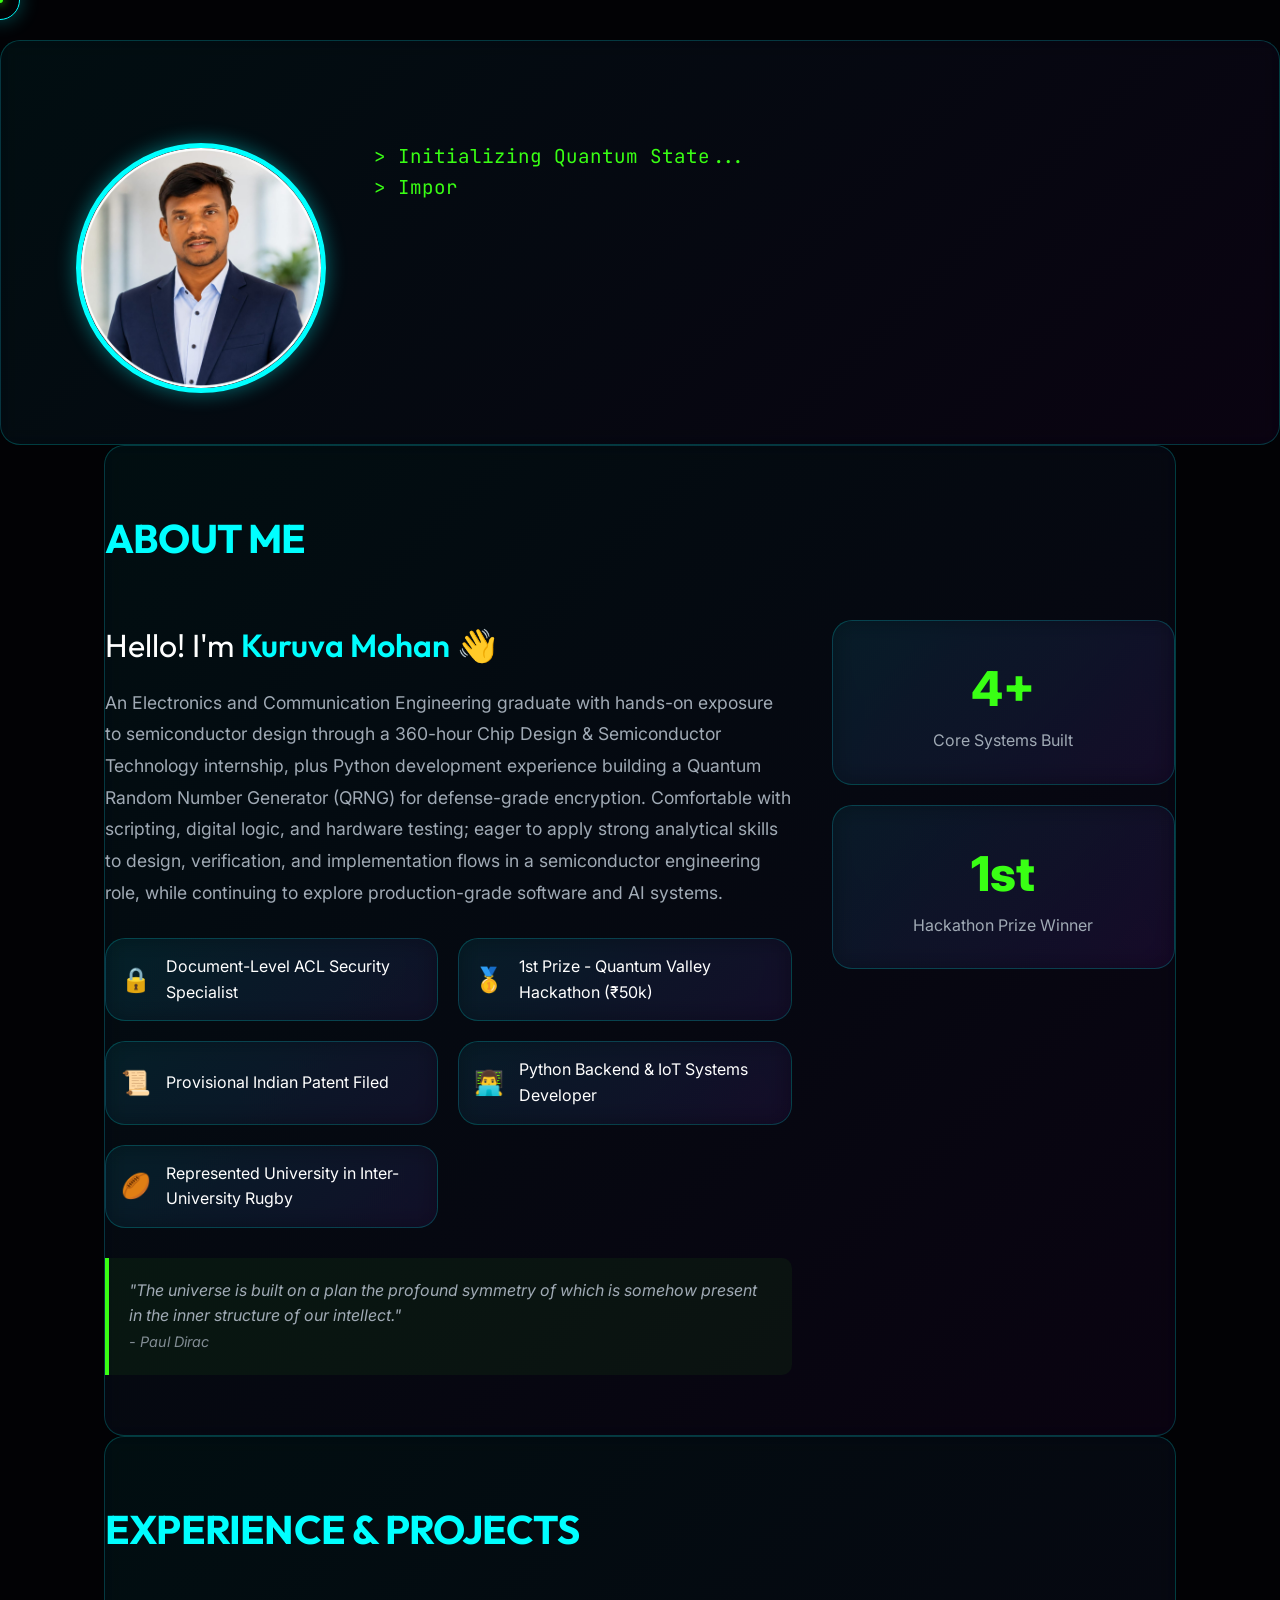
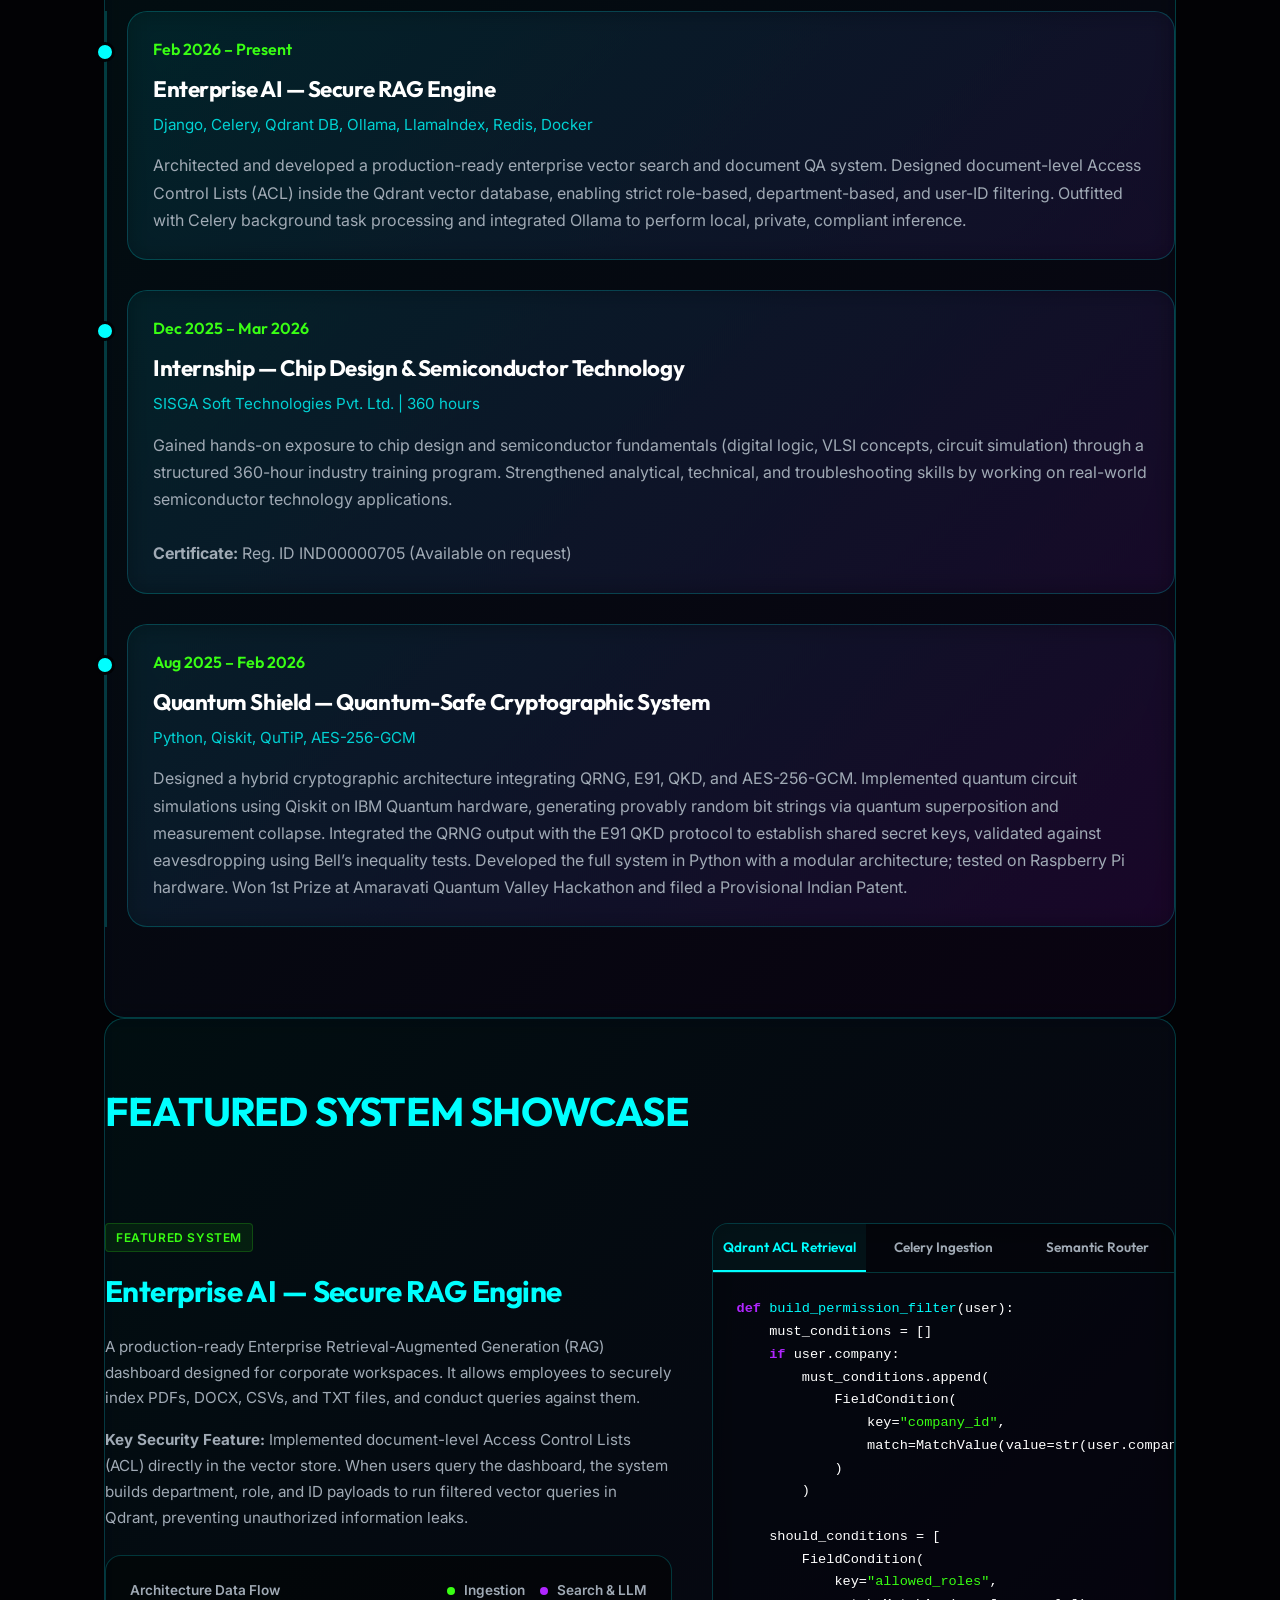
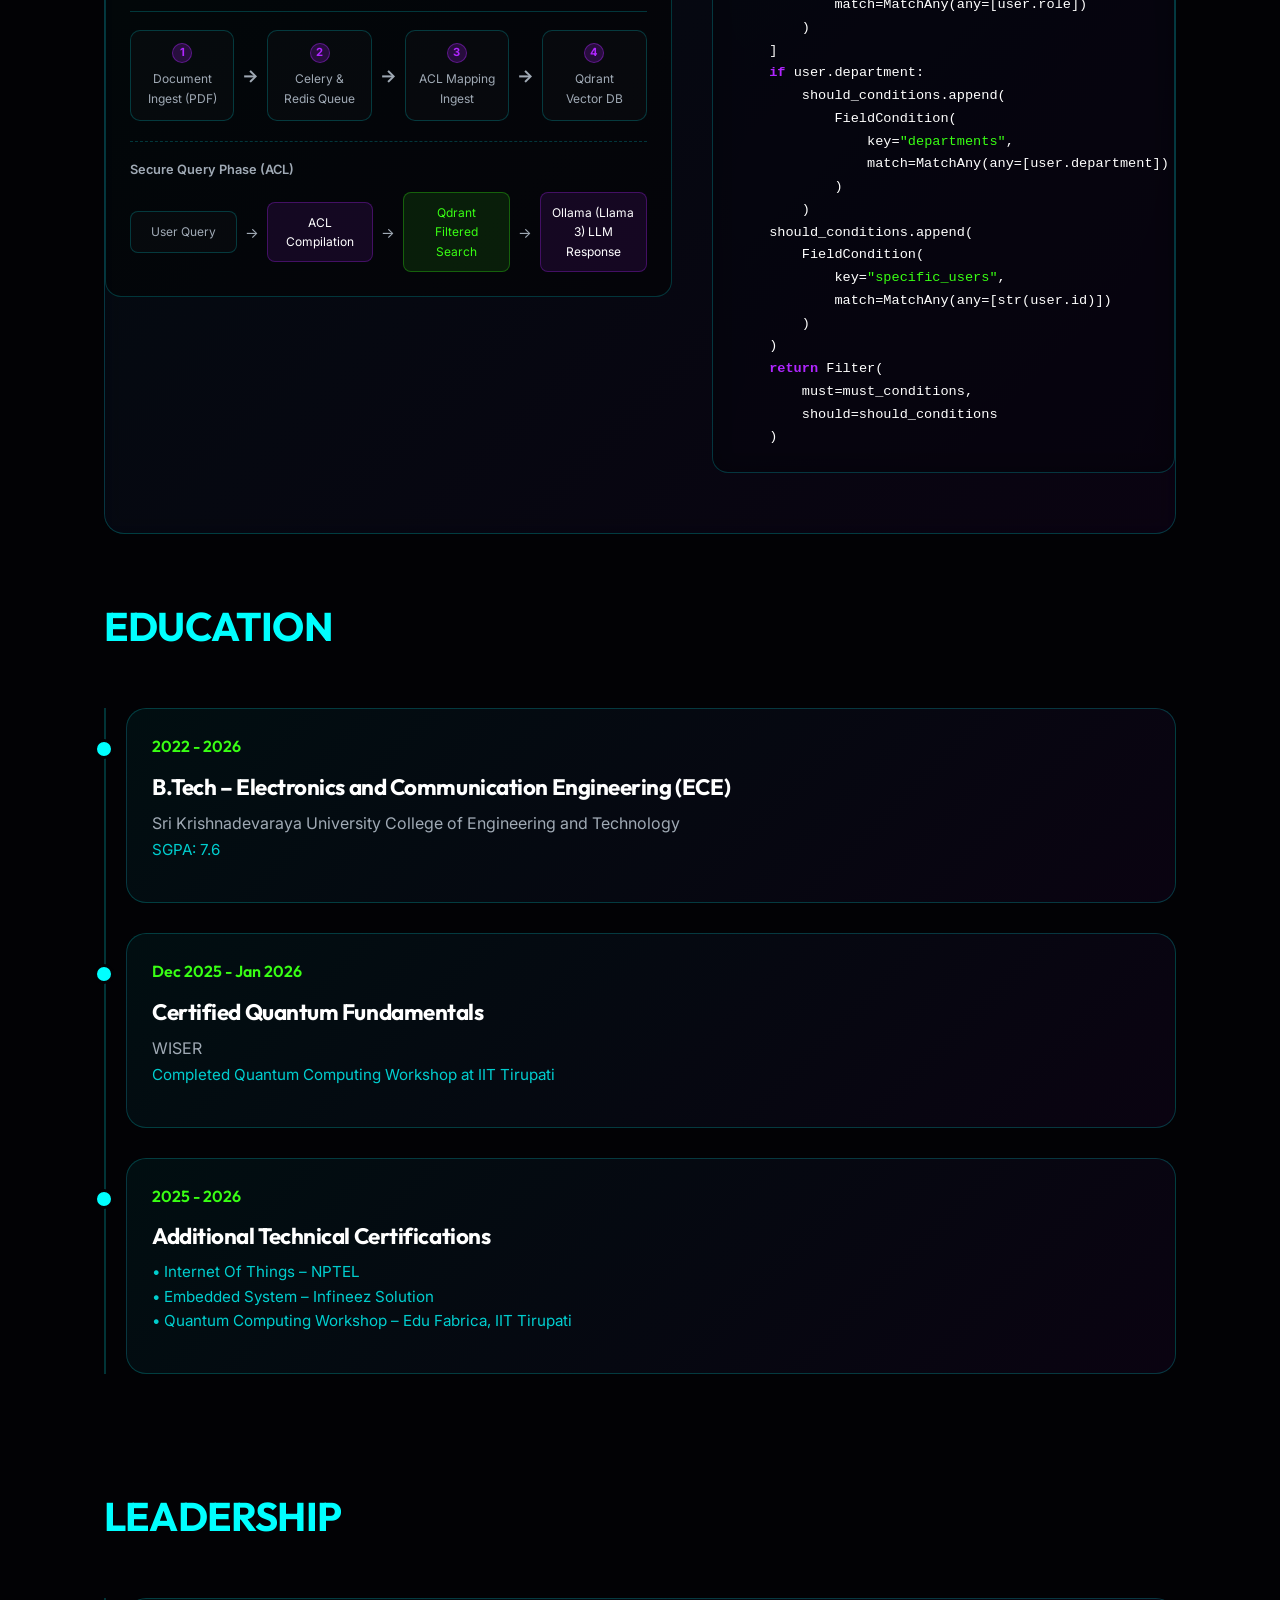
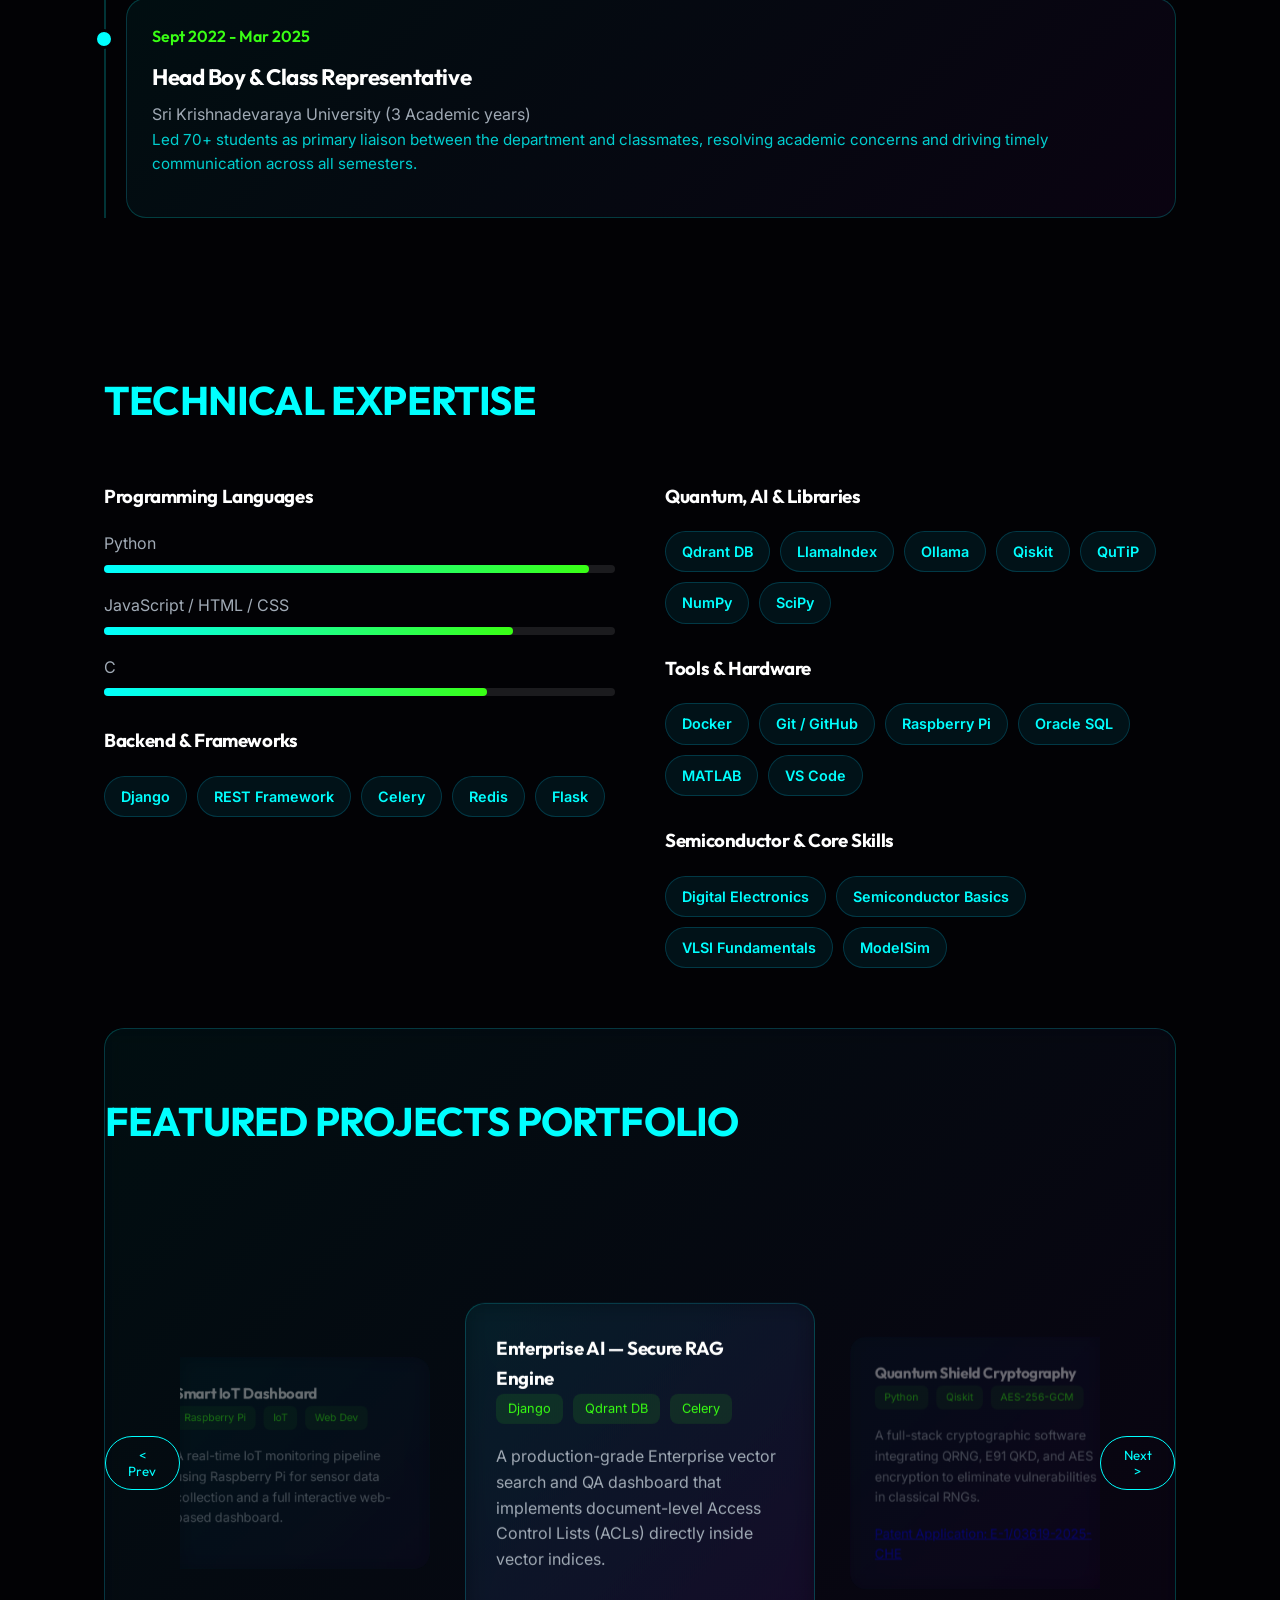
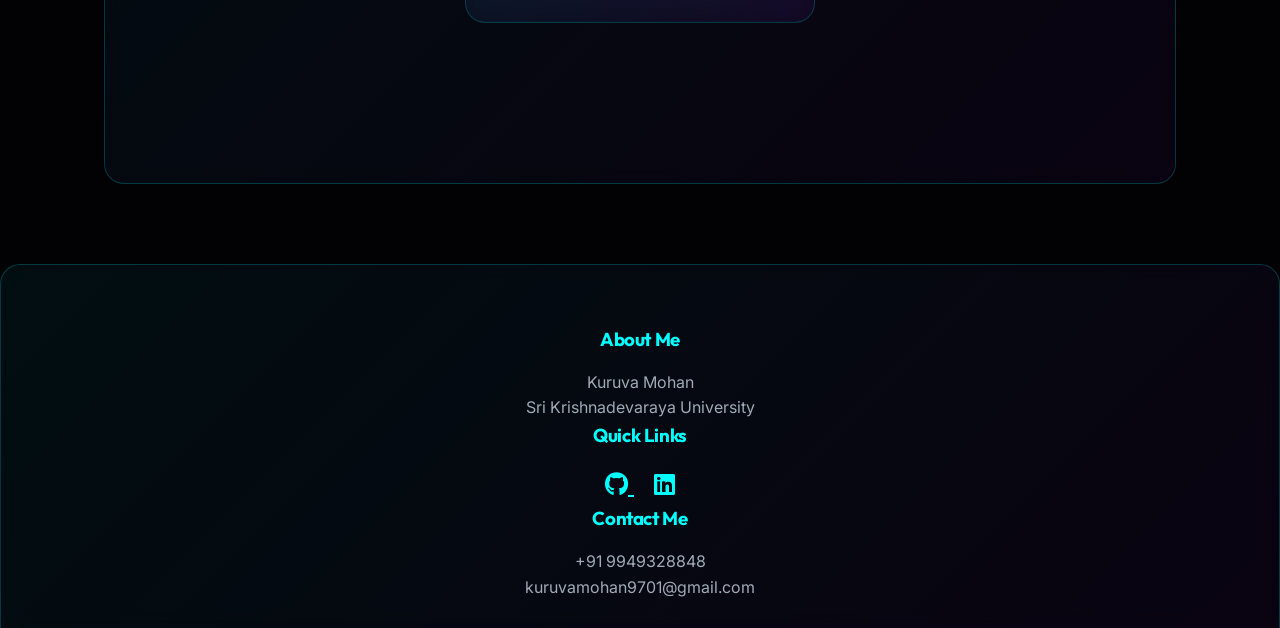
<file: index.html>
<!DOCTYPE html>
<html lang="en" data-theme="dark">

<head>
    <meta charset="UTF-8">
    <meta name="viewport" content="width=device-width, initial-scale=1.0">
    <meta name="description" content="Kuruva Mohan - Software Developer, AI Systems & Quantum Computing Enthusiast.">
    <title>Kuruva Mohan | Software Developer</title>

    <link rel="stylesheet" href="style.css?v=2">
    <link rel="stylesheet" href="https://cdnjs.cloudflare.com/ajax/libs/font-awesome/6.0.0/css/all.min.css">
    <link rel="preconnect" href="https://fonts.googleapis.com">
    <link rel="preconnect" href="https://fonts.gstatic.com" crossorigin>
    <link href="https://fonts.googleapis.com/css2?family=Inter:wght@400;500;600&family=Outfit:wght@600;700;800&family=JetBrains+Mono&display=swap" rel="stylesheet">
</head>

<body>
    <div id="custom-cursor"></div>
    <div id="cursor-glow"></div>
    <div class="theme-switch">
        <button id="theme-toggle" class="theme-toggle-btn" aria-label="Toggle theme">
            <i class="fas fa-sun"></i>
            <i class="fas fa-moon"></i>
        </button>
    </div>

    <!-- Quantum Canvas Background -->
    <canvas id="quantum-canvas"></canvas>

    <header class="header glass-effect">
        <div class="profile-container">
            <!-- Profile Image -->
            <img id="img1" src="profile.jpg" alt="Kuruva Mohan Profile Picture" style="width: 250px; height: 250px; border-radius: 50%; object-fit: cover; border: 5px solid var(--accent-blue); box-shadow: var(--quantum-glow); background-color: var(--bg-card);">
            <div class="header-content">
                <div id="terminal-container" class="terminal-text" style="min-height: 80px; margin-bottom: 20px; font-family: var(--font-mono); color: var(--accent-green); font-size: 1.2rem;">
                </div>
                <h1 class="gradient-text glitch-hover" data-text="Kuruva Mohan" id="hero-name" style="opacity: 0; transform: translateY(20px); transition: all 0.5s ease;">Kuruva Mohan</h1>
                <h3 class="subtitle glitch-hover" data-text="Software Developer & Python Developer" id="hero-subtitle" style="opacity: 0; transform: translateY(20px); transition: all 0.5s ease 0.2s;">Software Developer & Python Developer</h3>
                <div class="highlights" id="hero-highlights" style="opacity: 0; transform: translateY(20px); transition: all 0.5s ease 0.4s;">
                    <span class="highlight-badge glow float-1">Python</span>
                    <span class="highlight-badge glow float-2">AI & RAG Systems</span>
                    <span class="highlight-badge glow float-3">Quantum Computing</span>
                    <span class="highlight-badge glow float-4">B.Tech ECE</span>
                </div>
            </div>
        </div>
    </header>

    <main class="main-content">
        <div class="container">
            <!-- About Me Section -->
            <section class="section about-section glass-effect float-element">
                <h2 class="section-title glitch-hover" data-text="ABOUT ME">ABOUT ME</h2>
                <div class="about-grid">
                    <div class="about-text">
                        <p class="about-intro">Hello! I'm <span class="highlight-text">Kuruva Mohan</span> 👋</p>
                        <p class="about-description">
                            An Electronics and Communication Engineering graduate with hands-on exposure to semiconductor design through a 360-hour Chip Design & Semiconductor Technology internship, plus Python development experience building a Quantum Random Number Generator (QRNG) for defense-grade encryption. Comfortable with scripting, digital logic, and hardware testing; eager to apply strong analytical skills to design, verification, and implementation flows in a semiconductor engineering role, while continuing to explore production-grade software and AI systems.
                        </p>
                        <div class="about-highlights">
                            <div class="highlight-item">
                                <span class="highlight-icon">🔒</span>
                                <span class="highlight-info">Document-Level ACL Security Specialist</span>
                            </div>
                            <div class="highlight-item">
                                <span class="highlight-icon">🥇</span>
                                <span class="highlight-info">1st Prize - Quantum Valley Hackathon (₹50k)</span>
                            </div>
                            <div class="highlight-item">
                                <span class="highlight-icon">📜</span>
                                <span class="highlight-info">Provisional Indian Patent Filed</span>
                            </div>
                            <div class="highlight-item">
                                <span class="highlight-icon">👨‍💻</span>
                                <span class="highlight-info">Python Backend & IoT Systems Developer</span>
                            </div>
                            <div class="highlight-item">
                                <span class="highlight-icon">🏉</span>
                                <span class="highlight-info">Represented University in Inter-University Rugby</span>
                            </div>
                        </div>
                        <div class="about-quote">
                            "Bridging Electronics, Quantum Protocols & Secure AI Engineering."
                        </div>
                    </div>
                    <div class="about-stats">
                        <div class="stat-card">
                            <span class="stat-number">4+</span>
                            <span class="stat-label">Core Systems Built</span>
                        </div>
                        <div class="stat-card">
                            <span class="stat-number">1st</span>
                            <span class="stat-label">Hackathon Prize Winner</span>
                        </div>
                    </div>
                </div>
            </section>

            <!-- Project Timeline Section -->
            <section class="section experience-section glass-effect float-element">
                <h2 class="section-title glitch-hover" data-text="EXPERIENCE & PROJECTS">EXPERIENCE & PROJECTS</h2>
                <div class="experience-timeline">
                    <div class="experience-card">
                        <div class="exp-year">Feb 2026 – Present</div>
                        <h3>Enterprise AI — Secure RAG Engine</h3>
                        <div class="exp-session">Django, Celery, Qdrant DB, Ollama, LlamaIndex, Redis, Docker</div>
                        <div class="exp-description">
                            Architected and developed a production-ready enterprise vector search and document QA system. Designed document-level Access Control Lists (ACL) inside the Qdrant vector database, enabling strict role-based, department-based, and user-ID filtering. Outfitted with Celery background task processing and integrated Ollama to perform local, private, compliant inference.
                        </div>
                    </div>
                    <div class="experience-card">
                        <div class="exp-year">Dec 2025 – Mar 2026</div>
                        <h3>Internship — Chip Design & Semiconductor Technology</h3>
                        <div class="exp-session">SISGA Soft Technologies Pvt. Ltd. | 360 hours</div>
                        <div class="exp-description">
                            Gained hands-on exposure to chip design and semiconductor fundamentals (digital logic, VLSI concepts, circuit simulation) through a structured 360-hour industry training program. Strengthened analytical, technical, and troubleshooting skills by working on real-world semiconductor technology applications.<br><br><strong>Certificate:</strong> Reg. ID IND00000705 (Available on request)
                        </div>
                    </div>
                    <div class="experience-card">
                        <div class="exp-year">Aug 2025 – Feb 2026</div>
                        <h3>Quantum Shield — Quantum-Safe Cryptographic System</h3>
                        <div class="exp-session">Python, Qiskit, QuTiP, AES-256-GCM</div>
                        <div class="exp-description">
                            Designed a hybrid cryptographic architecture integrating QRNG, E91, QKD, and AES-256-GCM. Implemented quantum circuit simulations using Qiskit on IBM Quantum hardware, generating provably random bit strings via quantum superposition and measurement collapse. Integrated the QRNG output with the E91 QKD protocol to establish shared secret keys, validated against eavesdropping using Bell’s inequality tests. Developed the full system in Python with a modular architecture; tested on Raspberry Pi hardware. Won 1st Prize at Amaravati Quantum Valley Hackathon and filed a Provisional Indian Patent.
                        </div>
                    </div>
                </div>
            </section>

            <!-- Featured System Showcase: RAG Visualizer & Code -->
            <section class="section glass-effect float-element" id="featured-showcase">
                <h2 class="section-title glitch-hover" data-text="FEATURED SYSTEM SHOWCASE">FEATURED SYSTEM SHOWCASE</h2>
                <div class="project-showcase-grid">
                    <div class="project-showcase-content">
                        <div class="project-featured-badge">Featured System</div>
                        <h3 class="project-title glitch-hover" data-text="Enterprise AI — Secure RAG Engine">Enterprise AI — Secure RAG Engine</h3>
                        <p class="project-description">
                            A production-ready Enterprise Retrieval-Augmented Generation (RAG) dashboard designed for corporate workspaces. It allows employees to securely index PDFs, DOCX, CSVs, and TXT files, and conduct queries against them.
                        </p>
                        <p class="project-description">
                            <strong>Key Security Feature:</strong> Implemented document-level Access Control Lists (ACL) directly in the vector store. When users query the dashboard, the system builds department, role, and ID payloads to run filtered vector queries in Qdrant, preventing unauthorized information leaks.
                        </p>

                        <!-- Architecture Visualizer Widget -->
                        <div class="architecture-explorer">
                            <div class="arch-header">
                                <span>Architecture Data Flow</span>
                                <div class="arch-legend">
                                    <span class="legend-dot green"></span> Ingestion
                                    <span class="legend-dot purple"></span> Search & LLM
                                </div>
                            </div>
                            <div class="arch-body">
                                <div class="arch-step step-1">
                                    <span class="step-num">1</span>
                                    <span class="step-txt">Document Ingest (PDF)</span>
                                </div>
                                <div class="arch-arrow">→</div>
                                <div class="arch-step step-2">
                                    <span class="step-num">2</span>
                                    <span class="step-txt">Celery & Redis Queue</span>
                                </div>
                                <div class="arch-arrow">→</div>
                                <div class="arch-step step-3">
                                    <span class="step-num">3</span>
                                    <span class="step-txt">ACL Mapping Ingest</span>
                                </div>
                                <div class="arch-arrow">→</div>
                                <div class="arch-step step-4">
                                    <span class="step-num">4</span>
                                    <span class="step-txt">Qdrant Vector DB</span>
                                </div>
                            </div>
                            <div class="arch-retrieval-flow">
                                <div class="flow-title">Secure Query Phase (ACL)</div>
                                <div class="flow-layout">
                                    <div class="flow-box">User Query</div>
                                    <div class="flow-arrow">→</div>
                                    <div class="flow-box active">ACL Compilation</div>
                                    <div class="flow-arrow">→</div>
                                    <div class="flow-box qdrant">Qdrant Filtered Search</div>
                                    <div class="flow-arrow">→</div>
                                    <div class="flow-box active">Ollama (Llama 3) LLM Response</div>
                                </div>
                            </div>
                        </div>
                    </div>

                    <!-- Interactive Code Tab Viewer -->
                    <div class="project-featured-code glass-effect">
                        <div class="code-tabs">
                            <button class="code-tab active" data-code="qdrant-filter">Qdrant ACL Retrieval</button>
                            <button class="code-tab" data-code="celery-ingest">Celery Ingestion</button>
                            <button class="code-tab" data-code="router">Semantic Router</button>
                        </div>
                        <div class="code-content-box">
                            <!-- Code snippet 1 -->
                            <pre id="code-qdrant-filter" class="code-snippet active"><code><span class="keyword">def</span> <span class="function">build_permission_filter</span>(user):
    must_conditions = []
    <span class="keyword">if</span> user.company:
        must_conditions.append(
            FieldCondition(
                key=<span class="string">"company_id"</span>,
                match=MatchValue(value=str(user.company.id))
            )
        )

    should_conditions = [
        FieldCondition(
            key=<span class="string">"allowed_roles"</span>,
            match=MatchAny(any=[user.role])
        )
    ]
    <span class="keyword">if</span> user.department:
        should_conditions.append(
            FieldCondition(
                key=<span class="string">"departments"</span>,
                match=MatchAny(any=[user.department])
            )
        )
    should_conditions.append(
        FieldCondition(
            key=<span class="string">"specific_users"</span>,
            match=MatchAny(any=[str(user.id)])
        )
    )
    <span class="keyword">return</span> Filter(
        must=must_conditions,
        should=should_conditions
    )</code></pre>
                            <!-- Code snippet 2 -->
                            <pre id="code-celery-ingest" class="code-snippet"><code><span class="comment"># Celery tasks.py for background ingestion</span>
<span class="annotation">@shared_task</span>
<span class="keyword">def</span> <span class="function">process_document</span>(document_id):
    document = Document.objects.get(id=document_id)
    document.status = <span class="string">"processing"</span>
    document.save()
    
    <span class="keyword">try</span>:
        <span class="comment"># Load file content depending on type</span>
        text_content = parse_file(document.file.path, document.document_type)
        
        <span class="comment"># Extract chunks and build local nodes using LlamaIndex</span>
        chunks = chunk_text(text_content)
        
        <span class="comment"># Push vectors to Qdrant collection with security payloads</span>
        index_chunks_in_qdrant(document, chunks)
        
        document.status = <span class="string">"indexed"</span>
        document.save()
    <span class="keyword">except</span> Exception <span class="keyword">as</span> e:
        document.status = <span class="string">"failed"</span>
        document.error_message = str(e)
        document.save()</code></pre>
                            <!-- Code snippet 3 -->
                            <pre id="code-router" class="code-snippet"><code><span class="comment"># Query Router mapping intents</span>
<span class="keyword">def</span> <span class="function">is_memory_question</span>(question):
    question = question.lower()
    memory_keywords = [
        <span class="string">"previous question"</span>,
        <span class="string">"previous message"</span>,
        <span class="string">"what did i ask"</span>,
        <span class="string">"summarize our chat"</span>,
        <span class="string">"summarize conversation"</span>,
        <span class="string">"chat summary"</span>,
    ]
    <span class="keyword">return</span> any(kw <span class="keyword">in</span> question <span class="keyword">for</span> kw <span class="keyword">in</span> memory_keywords)

<span class="keyword">def</span> <span class="function">is_greeting_or_general</span>(question):
    q = question.strip().lower().rstrip(<span class="string">"?.!"</span>)
    greetings = {<span class="string">"hi"</span>, <span class="string">"hello"</span>, <span class="string">"hey"</span>, <span class="string">"who are you"</span>, <span class="string">"help"</span>}
    <span class="keyword">if</span> q <span class="keyword">in</span> greetings: <span class="keyword">return</span> True
    <span class="keyword">return</span> False</code></pre>
                        </div>
                    </div>
                </div>
            </section>

            <!-- Education and Leadership Section -->
            <section class="section">
                <h2 class="section-title glitch-hover" data-text="EDUCATION">EDUCATION</h2>
                <div class="education-timeline">
                    <div class="education-card">
                        <div class="edu-year">2022 - 2026</div>
                        <h3>B.Tech – Electronics and Communication Engineering (ECE)</h3>
                        <p>Sri Krishnadevaraya University College of Engineering and Technology</p>
                        <div class="edu-highlights">SGPA: 7.6</div>
                    </div>
                    <div class="education-card">
                        <div class="edu-year">Dec 2025 - Jan 2026</div>
                        <h3>Certified Quantum Fundamentals</h3>
                        <p>WISER</p>
                        <div class="edu-highlights">Completed Quantum Computing Workshop at IIT Tirupati</div>
                    </div>
                    <div class="education-card">
                        <div class="edu-year">2025 - 2026</div>
                        <h3>Additional Technical Certifications</h3>
                        <div class="edu-highlights">
                            • Internet Of Things – NPTEL<br>
                            • Embedded System – Infineez Solution<br>
                            • Quantum Computing Workshop – Edu Fabrica, IIT Tirupati
                        </div>
                    </div>
                </div>

                <h2 class="section-title glitch-hover" data-text="LEADERSHIP" style="margin-top: 80px;">LEADERSHIP</h2>
                <div class="education-timeline">
                    <div class="education-card">
                        <div class="edu-year">Sept 2022 - Mar 2025</div>
                        <h3>Head Boy & Class Representative</h3>
                        <p>Sri Krishnadevaraya University (3 Academic years)</p>
                        <div class="edu-highlights">Led 70+ students as primary liaison between the department and classmates, resolving academic concerns and driving timely communication across all semesters.</div>
                    </div>
                </div>
            </section>

            <!-- Technical Expertise Section -->
            <section class="section">
                <h2 class="section-title glitch-hover" data-text="TECHNICAL EXPERTISE">TECHNICAL EXPERTISE</h2>
                <div class="skills-grid">
                    <div class="skill-category">
                        <h3>Programming Languages</h3>
                        <div class="skill-item">
                            <span>Python</span>
                            <div class="skill-bar" style="--width: 95%"></div>
                        </div>
                        <div class="skill-item">
                            <span>JavaScript / HTML / CSS</span>
                            <div class="skill-bar" style="--width: 80%"></div>
                        </div>
                        <div class="skill-item">
                            <span>C</span>
                            <div class="skill-bar" style="--width: 75%"></div>
                        </div>
                        <h3 style="margin-top: 30px;">Backend & Frameworks</h3>
                        <div class="skill-tags" style="margin-top: 10px;">
                            <span class="skill-tag">Django</span>
                            <span class="skill-tag">REST Framework</span>
                            <span class="skill-tag">Celery</span>
                            <span class="skill-tag">Redis</span>
                            <span class="skill-tag">Flask</span>
                        </div>
                    </div>
                    <div class="skill-category">
                        <h3>Quantum, AI & Libraries</h3>
                        <div class="skill-tags">
                            <span class="skill-tag">Qdrant DB</span>
                            <span class="skill-tag">LlamaIndex</span>
                            <span class="skill-tag">Ollama</span>
                            <span class="skill-tag">Qiskit</span>
                            <span class="skill-tag">QuTiP</span>
                            <span class="skill-tag">NumPy</span>
                            <span class="skill-tag">SciPy</span>
                        </div>
                        <h3 style="margin-top: 30px;">Tools & Hardware</h3>
                        <div class="skill-tags" style="margin-top: 10px;">
                            <span class="skill-tag">Docker</span>
                            <span class="skill-tag">Git / GitHub</span>
                            <span class="skill-tag">Raspberry Pi</span>
                            <span class="skill-tag">Oracle SQL</span>
                            <span class="skill-tag">MATLAB</span>
                            <span class="skill-tag">VS Code</span>
                        </div>
                        <h3 style="margin-top: 30px;">Semiconductor & Core Skills</h3>
                        <div class="skill-tags" style="margin-top: 10px;">
                            <span class="skill-tag">Digital Electronics</span>
                            <span class="skill-tag">Semiconductor Basics</span>
                            <span class="skill-tag">VLSI Fundamentals</span>
                            <span class="skill-tag">ModelSim</span>
                        </div>
                    </div>
                </div>
            </section>

            <!-- Featured Projects Portfolio Carousel -->
            <section class="section projects-section glass-effect float-element">
                <h2 class="section-title glitch-hover" data-text="FEATURED PROJECTS PORTFOLIO">FEATURED PROJECTS PORTFOLIO</h2>
                <div class="project-carousel-container">
                    <button class="scroll-btn" id="scrollLeft">&lt; Prev</button>
                    <div class="project-grid">
                        <!-- Card 1: Enterprise AI -->
                        <div class="project-card">
                            <h3>Enterprise AI — Secure RAG Engine</h3>
                            <div class="tech-stack">
                                <span class="tech-badge">Django</span>
                                <span class="tech-badge">Qdrant DB</span>
                                <span class="tech-badge">Celery</span>
                            </div>
                            <p class="section-content">
                                A production-grade Enterprise vector search and QA dashboard that implements document-level Access Control Lists (ACLs) directly inside vector indices.
                            </p>
                        </div>
                        <!-- Card 2: Quantum Shield -->
                        <div class="project-card">
                            <h3>Quantum Shield Cryptography</h3>
                            <div class="tech-stack">
                                <span class="tech-badge">Python</span>
                                <span class="tech-badge">Qiskit</span>
                                <span class="tech-badge">AES-256-GCM</span>
                            </div>
                            <p class="section-content">
                                A full-stack cryptographic software integrating QRNG, E91 QKD, and AES encryption to eliminate vulnerabilities in classical RNGs.
                            </p>
                            <div class="project-link">
                                <a href="#" target="_blank" class="github-link">
                                    <span>Patent Application: E-1/03619-2025-CHE</span>
                                </a>
                            </div>
                        </div>
                        <!-- Card 3: QKD Simulator -->
                        <div class="project-card">
                            <h3>QKD Protocol Simulator</h3>
                            <div class="tech-stack">
                                <span class="tech-badge">QuTiP</span>
                                <span class="tech-badge">Data Analysis</span>
                                <span class="tech-badge">E91</span>
                            </div>
                            <p class="section-content">
                                Built a simulation tool automating experiment control and QBER analysis, achieving 97%+ eavesdropping detection accuracy.
                            </p>
                        </div>
                        <!-- Card 4: IoT Dashboard -->
                        <div class="project-card">
                            <h3>Smart IoT Dashboard</h3>
                            <div class="tech-stack">
                                <span class="tech-badge">Raspberry Pi</span>
                                <span class="tech-badge">IoT</span>
                                <span class="tech-badge">Web Dev</span>
                            </div>
                            <p class="section-content">
                                A real-time IoT monitoring pipeline using Raspberry Pi for sensor data collection and a full interactive web-based dashboard.
                            </p>
                        </div>
                    </div>
                    <button class="scroll-btn" id="scrollRight">Next &gt;</button>
                </div>
            </section>
        </div>
    </main>

    <footer class="footer glass-effect" id="foot">
        <div class="footer-content">
            <div class="footer-section">
                <h3>About Me</h3>
                <p>Kuruva Mohan<br>Sri Krishnadevaraya University</p>
            </div>
            <div class="footer-section">
                <h3>Quick Links</h3>
                <div class="social-links">
                    <a href="https://github.com/KMohan07" target="_blank" style="color: var(--accent-blue); font-size: 24px; margin: 0 10px;">
                        <i class="fab fa-github"></i>
                    </a>
                    <a href="https://linkedin.com/in/kuruva-mohan-b09b0738b" target="_blank" style="color: var(--accent-blue); font-size: 24px; margin: 0 10px;">
                        <i class="fab fa-linkedin"></i>
                    </a>
                </div>
            </div>
            <div class="footer-section">
                <h3>Contact Me</h3>
                <p>+91 9949328848<br>kuruvamohan9701@gmail.com</p>
            </div>
        </div>
    </footer>

    <script src="script.js?v=2"></script>
</body>

</html>
</file>
<file: style.css>
:root {
    /* Color Palette - Absolute Void Quantum Premium */
    --bg-dark: #020205;
    --bg-card: rgba(5, 5, 10, 0.6);
    --accent-blue: #00ffff; /* Cyber Cyan */
    --accent-green: #39ff14; /* Terminal Green */
    --accent-violet: #b026ff; /* Quantum Violet */
    --text-primary: #ffffff;
    --text-secondary: #a0aab5;
    --glass-border: rgba(0, 255, 255, 0.2);
    --glass-gradient: linear-gradient(135deg, rgba(0, 255, 255, 0.05), rgba(176, 38, 255, 0.05));
    --quantum-glow: 0 0 20px rgba(0, 255, 255, 0.4), inset 0 0 10px rgba(176, 38, 255, 0.2);

    /* Fonts */
    --font-heading: 'Outfit', sans-serif;
    --font-body: 'Inter', sans-serif;
    --font-mono: 'JetBrains Mono', monospace;
    --section-gap: 100px;
}

* {
    margin: 0;
    padding: 0;
    box-sizing: border-box;
    cursor: none !important;
}

html,
body {
    background-color: var(--bg-dark);
    color: var(--text-primary);
    font-family: var(--font-body);
    line-height: 1.6;
    overflow-x: hidden;
    scroll-behavior: smooth;
    cursor: none !important;
}

/* Quantum Canvas Background */
#quantum-canvas {
    position: fixed;
    top: 0;
    left: 0;
    width: 100vw;
    height: 100vh;
    z-index: -1;
    pointer-events: none;
}

/* Theme / Typography */
h1,
h2,
h3 {
    font-family: var(--font-heading);
    font-weight: 700;
    letter-spacing: -0.02em;
}

.gradient-text {
    background: linear-gradient(to right, var(--accent-blue), var(--accent-violet), var(--accent-green));
    -webkit-background-clip: text;
    -webkit-text-fill-color: transparent;
}

.highlight-text {
    color: var(--accent-blue);
    font-weight: 600;
}

/* Reusable Glassmorphism */
.glass-effect,
.experience-card,
.education-card,
.project-card,
.stat-card,
.highlight-item,
.footer {
    background: var(--glass-gradient);
    backdrop-filter: blur(12px);
    -webkit-backdrop-filter: blur(12px);
    border: 1px solid var(--glass-border);
    border-radius: 20px;
    transition: all 0.4s cubic-bezier(0.4, 0, 0.2, 1);
}

.glass-effect:hover,
.experience-card:hover,
.education-card:hover,
.project-card:hover,
.stat-card:hover,
.highlight-item:hover {
    border-color: rgba(0, 210, 255, 0.4);
    box-shadow: var(--quantum-glow);
    transform: translateY(-5px);
}

/* Base Layout Container */
.container {
    max-width: 1200px;
    margin: 0 auto;
    padding: 0 5%;
}

.section {
    padding: 60px 0;
    opacity: 0;
    /* for intersection observer */
}

.section-title {
    text-align: center;
    font-size: 2.5rem;
    margin-bottom: 50px;
    color: var(--accent-blue);
}

/* Theme Switcher Hiding since we are forcing dark mode */
.theme-switch {
    display: none;
}

/* Header Elements */
.header {
    display: flex;
    justify-content: center;
    padding: 100px 5% 50px;
    margin-top: 40px;
}

.profile-container {
    display: flex;
    align-items: center;
    gap: 3rem;
    flex-wrap: wrap;
    justify-content: center;
}

.header-content h1 {
    font-size: 4rem;
    margin-bottom: 10px;
}

.header-content .subtitle {
    font-size: 1.5rem;
    color: var(--text-secondary);
    margin-bottom: 20px;
    font-weight: 400;
}

.highlights {
    display: flex;
    gap: 15px;
    flex-wrap: wrap;
}

.highlight-badge {
    padding: 8px 16px;
    background: rgba(0, 210, 255, 0.1);
    color: var(--accent-blue);
    border: 1px solid rgba(0, 210, 255, 0.3);
    border-radius: 100px;
    font-size: 0.9rem;
    font-weight: 600;
}

/* About Grid */
.about-grid {
    display: grid;
    grid-template-columns: 2fr 1fr;
    gap: 40px;
}

.about-intro {
    font-size: 2rem;
    margin-bottom: 15px;
    font-family: var(--font-heading);
}

.about-description {
    color: var(--text-secondary);
    font-size: 1.1rem;
    line-height: 1.8;
    margin-bottom: 30px;
}

.about-highlights {
    display: grid;
    grid-template-columns: 1fr 1fr;
    gap: 20px;
    margin-bottom: 30px;
}

.highlight-item {
    padding: 15px;
    display: flex;
    align-items: center;
    gap: 15px;
}

.highlight-icon {
    font-size: 1.5rem;
}

.about-quote {
    padding: 20px;
    border-left: 4px solid var(--accent-green);
    background: rgba(57, 255, 20, 0.05);
    color: var(--text-secondary);
    font-style: italic;
    border-radius: 0 10px 10px 0;
}

.about-stats {
    display: flex;
    flex-direction: column;
    gap: 20px;
}

.stat-card {
    padding: 30px;
    text-align: center;
}

.stat-number {
    font-size: 3rem;
    color: var(--accent-green);
    font-weight: 800;
    display: block;
}

.stat-label {
    color: var(--text-secondary);
    font-size: 1rem;
}

/* Timeline UI */
.experience-timeline,
.education-timeline {
    padding-left: 20px;
    border-left: 2px solid var(--glass-border);
}

.experience-card,
.education-card {
    padding: 25px;
    margin-bottom: 30px;
    position: relative;
}

.experience-card::before,
.education-card::before {
    content: '';
    position: absolute;
    left: -33px;
    top: 30px;
    width: 14px;
    height: 14px;
    border-radius: 50%;
    background: var(--accent-blue);
    border: 3px solid var(--bg-dark);
}

.exp-year,
.edu-year {
    color: var(--accent-green);
    font-weight: 600;
    margin-bottom: 10px;
    font-family: var(--font-heading);
}

.experience-card h3,
.education-card h3 {
    font-size: 1.4rem;
    margin-bottom: 5px;
}

.exp-session,
.edu-highlights {
    color: var(--accent-blue);
    opacity: 0.8;
    margin-bottom: 15px;
    font-size: 0.95rem;
}

.exp-description,
.education-card p {
    color: var(--text-secondary);
    line-height: 1.7;
}

/* Skills Grid */
.skills-grid {
    display: grid;
    grid-template-columns: 1fr 1fr;
    gap: 50px;
}

.skill-category h3 {
    color: var(--text-primary);
    margin-bottom: 20px;
}

.skill-item {
    margin-bottom: 20px;
}

.skill-item span {
    display: block;
    margin-bottom: 8px;
    color: var(--text-secondary);
}

.skill-bar {
    height: 8px;
    background: rgba(255, 255, 255, 0.1);
    border-radius: 10px;
    width: 100%;
    position: relative;
}

.skill-bar::after {
    content: '';
    position: absolute;
    left: 0;
    top: 0;
    height: 100%;
    border-radius: 10px;
    background: linear-gradient(90deg, var(--accent-blue), var(--accent-green));
    width: var(--width, 0%);
    animation: fillBar 1s ease-out forwards;
}

.skill-tags {
    display: flex;
    flex-wrap: wrap;
    gap: 10px;
}

.skill-tag {
    background: rgba(0, 210, 255, 0.08);
    color: var(--accent-blue);
    padding: 8px 16px;
    border-radius: 100px;
    border: 1px solid rgba(0, 210, 255, 0.2);
    font-size: 0.9rem;
    font-weight: 600;
}

/* Projects Carousel Grid */
.project-carousel-container {
    display: flex;
    align-items: center;
    position: relative;
    padding: 20px 0;
}

.project-grid {
    position: relative;
    height: 480px;
    perspective: 1000px;
    display: flex;
    justify-content: center;
    align-items: center;
    width: 100%;
    overflow: hidden;
    touch-action: none;
}

.project-card {
    position: absolute;
    width: 350px;
    padding: 30px;
    left: 50%;
    top: 50%;
    transform-origin: center center;
    transition: all 0.5s cubic-bezier(0.2, 0.8, 0.2, 1);
    opacity: 0;
    cursor: grab;
    will-change: transform;
}

.project-card:active {
    cursor: grabbing;
}

.project-card.active {
    opacity: 1;
    transform: translate(-50%, -50%) scale(1);
    z-index: 3;
}

.project-card.prev {
    opacity: 0.4;
    transform: translate(-140%, -50%) scale(0.85);
    z-index: 2;
    border-color: transparent;
}

.project-card.next {
    opacity: 0.4;
    transform: translate(40%, -50%) scale(0.85);
    z-index: 2;
    border-color: transparent;
}

.project-card.inactive {
    opacity: 0;
    transform: translate(-50%, -50%) scale(0.5);
    z-index: 1;
    pointer-events: none;
}

.tech-stack {
    display: flex;
    gap: 10px;
    flex-wrap: wrap;
    margin-bottom: 20px;
}

.tech-badge {
    background: rgba(57, 255, 20, 0.1);
    color: var(--accent-green);
    padding: 5px 12px;
    border-radius: 8px;
    font-size: 0.8rem;
}

.project-card .section-content {
    color: var(--text-secondary);
    margin-bottom: 20px;
}

.scroll-btn {
    background: transparent;
    color: var(--accent-blue);
    border: 1px solid var(--accent-blue);
    padding: 10px 20px;
    border-radius: 30px;
    cursor: pointer;
    z-index: 10;
    transition: all 0.3s ease;
    font-family: var(--font-heading);
}

.scroll-btn:hover {
    background: rgba(0, 210, 255, 0.1);
    box-shadow: 0 0 15px rgba(0, 210, 255, 0.4);
}

/* Footer */
.footer {
    display: flex;
    justify-content: space-around;
    padding: 60px 5%;
    margin-top: 80px;
    text-align: center;
    flex-wrap: wrap;
    gap: 30px;
}

.footer h3 {
    color: var(--accent-blue);
    margin-bottom: 15px;
}

.footer p {
    color: var(--text-secondary);
}

/* Animations */
@keyframes fillBar {
    from {
        width: 0;
    }
    to {
        width: var(--width);
    }
}

@keyframes fadeInUp {
    from {
        opacity: 0;
        transform: translateY(40px);
    }
    to {
        opacity: 1;
        transform: translateY(0);
    }
}

/* Mobile styling */
@media (max-width: 900px) {
    .about-grid {
        grid-template-columns: 1fr;
    }

    .about-stats {
        flex-direction: row;
    }

    .skills-grid {
        grid-template-columns: 1fr;
    }

    .project-card {
        width: 280px;
    }

    .scroll-btn {
        display: none;
    }
}

/* Custom Cursor Follower */
#custom-cursor {
    position: fixed;
    top: 0;
    left: 0;
    width: 6px;
    height: 6px;
    background-color: var(--accent-green);
    border-radius: 50%;
    pointer-events: none;
    z-index: 9999;
    transform: translate(-50%, -50%);
    box-shadow: 0 0 10px var(--accent-green);
    transition: opacity 0.2s;
}

#cursor-glow {
    position: fixed;
    top: 0;
    left: 0;
    width: 40px;
    height: 40px;
    border: 1px solid var(--accent-blue);
    border-radius: 50%;
    pointer-events: none;
    z-index: 9998;
    transform: translate(-50%, -50%);
    box-shadow: 0 0 20px rgba(0, 255, 255, 0.3);
    transition: width 0.2s, height 0.2s, background-color 0.2s;
}

/* Floating Animations */
@keyframes float {
    0% { transform: translateY(0px); }
    50% { transform: translateY(-15px); }
    100% { transform: translateY(0px); }
}

.float-1 { animation: float 6s ease-in-out infinite; }
.float-2 { animation: float 7s ease-in-out infinite 1s; }
.float-3 { animation: float 5s ease-in-out infinite 2s; }
.float-4 { animation: float 8s ease-in-out infinite 0.5s; }

.float-element {
    animation: float 8s ease-in-out infinite;
    opacity: 1 !important;
}

/* Glitch Text Effect */
.glitch-hover {
    position: relative;
    display: inline-block;
}

.glitch-hover::before, .glitch-hover::after {
    content: attr(data-text);
    position: absolute;
    top: 0;
    left: 0;
    width: 100%;
    height: 100%;
    background: var(--bg-dark);
    opacity: 0;
    pointer-events: none;
    transition: opacity 0.2s;
}

.glitch-hover:hover::before {
    left: 2px;
    text-shadow: -1px 0 var(--accent-green);
    clip: rect(24px, 550px, 90px, 0);
    animation: glitch-anim-2 3s infinite linear alternate-reverse;
    opacity: 1;
}

.glitch-hover:hover::after {
    left: -2px;
    text-shadow: -1px 0 var(--accent-violet);
    clip: rect(85px, 550px, 140px, 0);
    animation: glitch-anim 2.5s infinite linear alternate-reverse;
    opacity: 1;
}

@keyframes glitch-anim {
    0% { clip: rect(11px, 9999px, 83px, 0); }
    20% { clip: rect(54px, 9999px, 12px, 0); }
    40% { clip: rect(32px, 9999px, 98px, 0); }
    60% { clip: rect(76px, 9999px, 45px, 0); }
    80% { clip: rect(23px, 9999px, 67px, 0); }
    100% { clip: rect(89px, 9999px, 34px, 0); }
}

@keyframes glitch-anim-2 {
    0% { clip: rect(65px, 9999px, 13px, 0); }
    20% { clip: rect(24px, 9999px, 78px, 0); }
    40% { clip: rect(87px, 9999px, 34px, 0); }
    60% { clip: rect(12px, 9999px, 56px, 0); }
    80% { clip: rect(88px, 9999px, 12px, 0); }
    100% { clip: rect(45px, 9999px, 67px, 0); }
}

/* ==========================================================================
   WIDGET STYLING: FEATURED SYSTEM SHOWCASE
   ========================================================================== */

.project-showcase-grid {
    display: grid;
    grid-template-columns: 1.1fr 0.9fr;
    gap: 40px;
    align-items: start;
    margin-top: 30px;
}

.project-featured-badge {
    background: rgba(57, 255, 20, 0.08);
    border: 1px solid rgba(57, 255, 20, 0.2);
    color: var(--accent-green);
    padding: 4px 10px;
    font-size: 0.75rem;
    font-weight: 600;
    border-radius: 4px;
    width: max-content;
    text-transform: uppercase;
    letter-spacing: 0.05em;
    margin-bottom: 16px;
}

.project-title {
    font-size: 1.85rem;
    font-weight: 700;
    margin-bottom: 18px;
    color: var(--accent-blue);
}

.project-description {
    color: var(--text-secondary);
    font-size: 0.95rem;
    margin-bottom: 16px;
    line-height: 1.7;
}

/* Embedded Architecture Visualizer Styles */
.architecture-explorer {
    background: rgba(0, 0, 0, 0.4);
    border: 1px solid var(--glass-border);
    border-radius: 16px;
    padding: 24px;
    margin-top: 24px;
}

.arch-header {
    display: flex;
    justify-content: space-between;
    align-items: center;
    font-size: 0.85rem;
    color: var(--text-secondary);
    font-weight: 600;
    margin-bottom: 18px;
    border-bottom: 1px solid var(--glass-border);
    padding-bottom: 10px;
}

.legend-dot {
    width: 8px;
    height: 8px;
    border-radius: 50%;
    display: inline-block;
    margin-left: 12px;
    margin-right: 6px;
}

.legend-dot.green { background: var(--accent-green); }
.legend-dot.purple { background: var(--accent-violet); }

.arch-body {
    display: flex;
    align-items: center;
    justify-content: space-between;
    gap: 8px;
    margin-bottom: 20px;
}

.arch-step {
    flex: 1;
    background: rgba(255, 255, 255, 0.02);
    border: 1px solid var(--glass-border);
    border-radius: 10px;
    padding: 12px;
    text-align: center;
    font-size: 0.75rem;
    color: var(--text-secondary);
    display: flex;
    flex-direction: column;
    align-items: center;
    gap: 6px;
    min-height: 70px;
    justify-content: center;
    transition: all 0.3s ease;
}

.arch-step:hover {
    border-color: var(--accent-blue);
    box-shadow: 0 0 10px rgba(0, 255, 255, 0.2);
}

.arch-step .step-num {
    background: rgba(176, 38, 255, 0.2);
    color: var(--accent-violet);
    border: 1px solid rgba(176, 38, 255, 0.4);
    font-weight: 700;
    width: 20px;
    height: 20px;
    border-radius: 50%;
    display: flex;
    align-items: center;
    justify-content: center;
    font-size: 0.7rem;
}

.arch-arrow {
    color: var(--text-secondary);
    font-size: 1.1rem;
    font-weight: bold;
}

.arch-retrieval-flow {
    border-top: 1px dashed var(--glass-border);
    padding-top: 18px;
}

.flow-title {
    font-size: 0.8rem;
    color: var(--text-secondary);
    font-weight: 600;
    margin-bottom: 12px;
}

.flow-layout {
    display: flex;
    align-items: center;
    justify-content: space-between;
    gap: 8px;
}

.flow-box {
    background: rgba(255, 255, 255, 0.02);
    border: 1px solid var(--glass-border);
    border-radius: 8px;
    padding: 10px;
    text-align: center;
    font-size: 0.75rem;
    color: var(--text-secondary);
    flex: 1;
    transition: all 0.3s ease;
}

.flow-box.active {
    background: rgba(176, 38, 255, 0.1);
    border-color: rgba(176, 38, 255, 0.3);
    color: var(--text-primary);
}

.flow-box.qdrant {
    background: rgba(57, 255, 20, 0.1);
    border-color: rgba(57, 255, 20, 0.3);
    color: var(--accent-green);
}

.flow-arrow {
    color: var(--text-secondary);
    font-size: 0.9rem;
}

/* Project Code Tab Viewer */
.project-featured-code {
    display: flex;
    flex-direction: column;
    background: var(--bg-card);
    border: 1px solid var(--glass-border);
    border-radius: 16px;
    overflow: hidden;
    width: 100%;
}

.code-tabs {
    display: flex;
    background: rgba(0, 0, 0, 0.4);
    border-bottom: 1px solid var(--glass-border);
}

.code-tab {
    flex: 1;
    background: transparent;
    border: none;
    border-bottom: 2px solid transparent;
    color: var(--text-secondary);
    font-family: var(--font-heading);
    font-weight: 600;
    font-size: 0.85rem;
    padding: 14px 10px;
    cursor: pointer;
    transition: all 0.3s ease;
    outline: none;
}

.code-tab:hover {
    color: var(--text-primary);
    background: rgba(255, 255, 255, 0.02);
}

.code-tab.active {
    color: var(--accent-blue);
    border-bottom-color: var(--accent-blue);
    background: rgba(0, 255, 255, 0.05);
}

.code-content-box {
    padding: 24px;
    overflow-x: auto;
    font-size: 0.85rem;
    background: rgba(0, 0, 0, 0.2);
}

.code-snippet {
    display: none;
    font-family: var(--font-mono);
    white-space: pre;
    line-height: 1.6;
    color: var(--text-primary);
}

.code-snippet.active {
    display: block;
}

/* Code Highlighting Syntaxes */
.code-snippet .keyword { color: var(--accent-violet); font-weight: bold; }
.code-snippet .function { color: var(--accent-blue); }
.code-snippet .string { color: var(--accent-green); }
.code-snippet .comment { color: #5a6470; font-style: italic; }
.code-snippet .annotation { color: #eab308; }

@media (max-width: 900px) {
    .project-showcase-grid {
        grid-template-columns: 1fr;
    }
}
</file>
